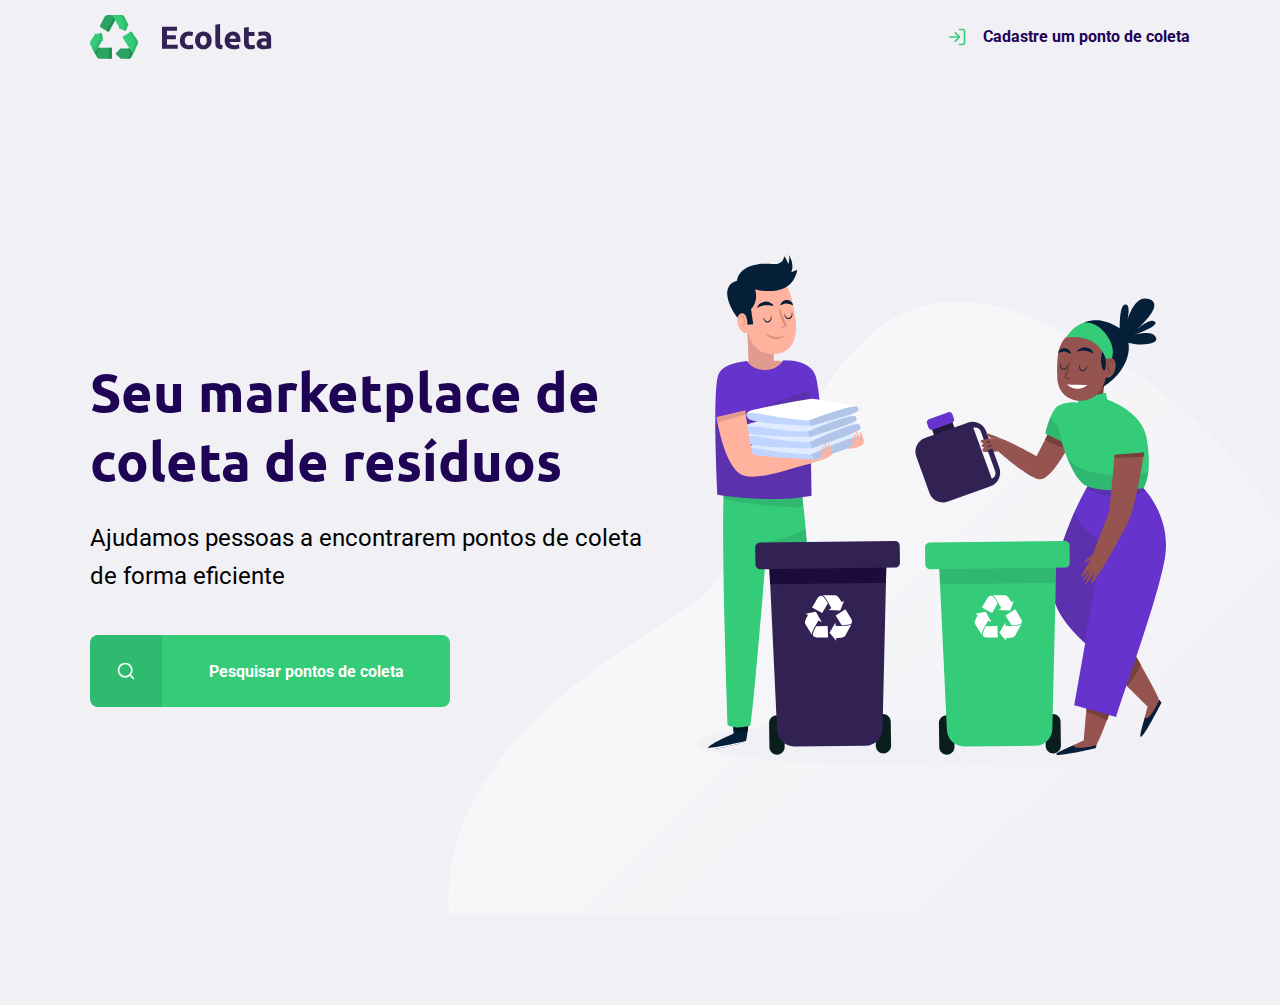
<file: index.html>
<!DOCTYPE html>
<html>
    <head>
        <meta charset="UTF-8">
        <meta name="viewport" content="width=device-width, initial-scale=1.0">
        <title>Ecoleta</title>

        <link href="https://fonts.googleapis.com/css2?family=Roboto:ital,wght@0,700;1,300&family=Ubuntu:wght@700&display=swap" rel="stylesheet">

        <link rel="stylesheet" href="/styles/main.css">
        <link rel="stylesheet" href="/styles/home.css">
        <link rel="stylesheet" href="/styles/modal.css">

        
        <link rel="stylesheet" href="/styles/responsive.css">
        
        
                <!--ABRA COM O LIVE SERVER-->
                <!--ABRA COM O LIVE SERVER-->
                <!--ABRA COM O LIVE SERVER-->
                <!--ABRA COM O LIVE SERVER-->

    </head>
    <body>

        <div id="page-home">

            <div class="content">  

                <header>
                    <img src="/assets/logo.svg" alt="Logomarca">
                    <a href="/create-point.html">
                        <span></span>
                        Cadastre um ponto de coleta
                    </a>
                </header>

                <main> 
                    
                    <h1>Seu marketplace de coleta de resíduos</h1>
        
                    <p>Ajudamos pessoas a encontrarem pontos de coleta de forma eficiente</p>

                    <a href="#"><span></span><strong>Pesquisar pontos de coleta</a></strong>
            
                
                </main>
                
            </div>
            
        </div>
        

        <div id="modal" class="hide">
            <div class="content">
                <div class="header">
                    <h1>Pontos de coleta</h1>
                    <a href="#">Fechar</a>
                </div>
                <form action="/search-results.html">
                    <label for="search">Cidade</label>
                    <div class="search field">
                        <input 
                            type="text"
                            name="search"
                            placeholder="Digite a Cidade">
                        <button>
                            <img src="/assets/search.svg" alt="Buscar">
                        </button>
                    </div>
                </form>
            </div>
        </div>


        <script src="/scripts/index.js"></script>
    </body>
</html>
</file>
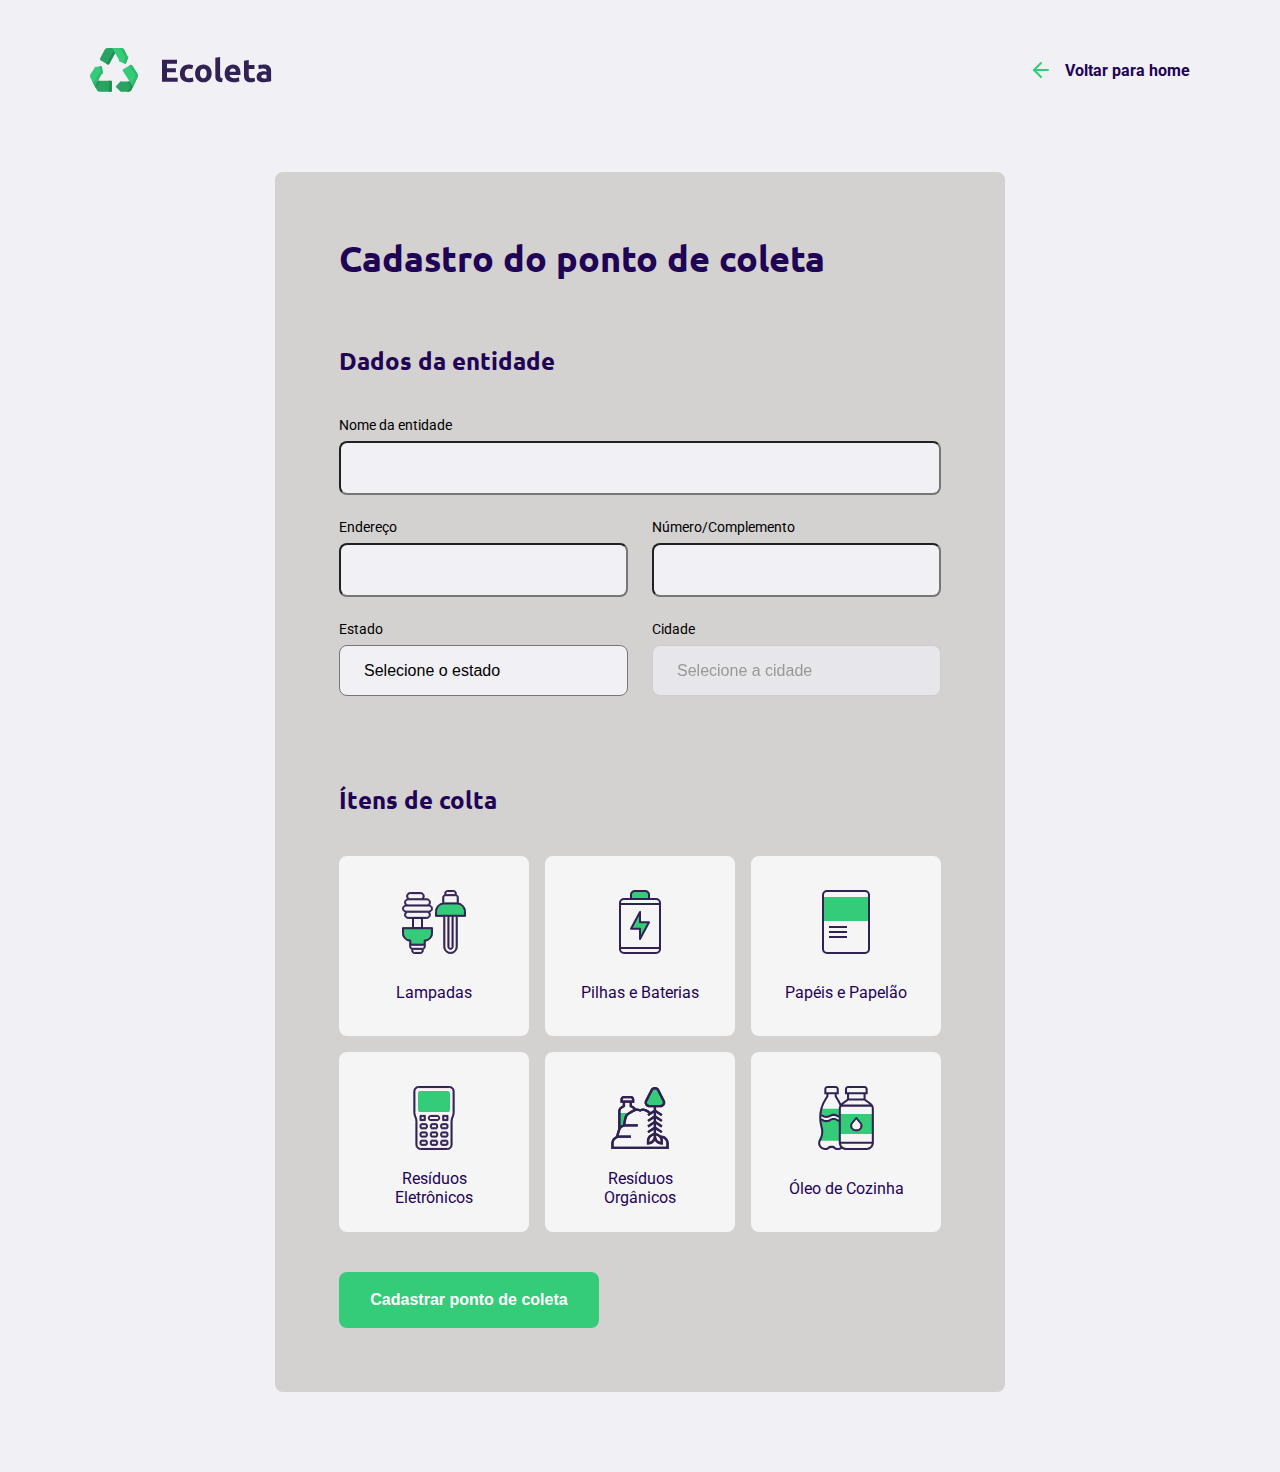
<file: create-point.html>
<!DOCTYPE html>
<html>
    <head>
        <meta charset="UTF-8">
        <meta name="viewport" content="width=device-width, initial-scale=1.0">
        <title>Criar um ponto de coleta</title>

        <link href="https://fonts.googleapis.com/css2?family=Roboto:ital,wght@0,700;1,300&family=Ubuntu:wght@700&display=swap" rel="stylesheet">

        <link rel="stylesheet" href="/styles/main.css">
        <link rel="stylesheet" href="/styles/create-point.css">
        
        <link rel="stylesheet" href="/styles/responsive.css">
        
        
    </head>
    <body>

        <div id="page-create-point">

              
                <header>
                    <img src="/assets/logo.svg" alt="Logomarca">
                    <a href="index.html">
                        <span></span>
                        Voltar para home
                    </a>
                </header>

                <form action="">
                    <h1>Cadastro do ponto de coleta</h1>

                    <fieldset>
                        <legend>
                            <h2>Dados da entidade</h2>
                        </legend>

                        <div class="field">
                            <label for="name">Nome da entidade</label>
                            <input type="text" name="name" required>
                        </div>

                        <div class="field-group">
                            <div class="field">
                                <label for="address">Endereço</label>
                                <input type="text" name="address" required>
                            </div>

                            <div class="field">
                                <label for="address2">Número/Complemento</label>
                                <input type="text" name="address2" required>
                            </div>
                        </div>



                        <div class="field-group">
                            <div class="field">
                                <label for="state">Estado</label>
                                <select name="uf" required>
                                    <option value="">Selecione o estado</option>
                                </select>

                                    <input type="hidden" name="state">

                            </div>

                            <div class="field">
                                <label for="city">Cidade</label>
                                <select name="city" disabled required>
                                    <option value="">Selecione a cidade</option>
                                </select>
                            </div>
                        
                        </div>


                    </fieldset>




                    <fieldset>
                        <legend>
                            <h2>Ítens de colta</h2>
                        </legend>

                        <div class="items-grid">
                            <li data-id="1">
                                <img src="/assets/lampadas.svg" alt="Lampadas">
                                <span>Lampadas</span>
                            </li>

                            <li data-id="2">
                                <img src="/assets/baterias.svg" alt="Pilhas e Baterias">
                                <span>Pilhas e Baterias</span>
                            </li>

                            <li data-id="3">
                                <img src="/assets/papeis-papelao.svg" alt="Papéis e Papelão">
                                <span>Papéis e Papelão</span>
                            </li>

                            <li data-id="4">
                                <img src="/assets/eletronicos.svg" alt="Resíduos Eletrônicos">
                                <span>Resíduos Eletrônicos</span>
                            </li>

                            <li data-id="5">
                                <img src="/assets/organicos.svg" alt="Resíduos Orgânicos">
                                <span>Resíduos Orgânicos</span>
                            </li>

                            <li data-id="6">
                                <img src="/assets/oleo.svg" alt="Óleo de Cozinha">
                                <span>Óleo de Cozinha</span>
                            </li>
                        </div>

                        <input type="hidden" name="items">

                    </fieldset>





                    <button type="submit">Cadastrar ponto de coleta</button>
                </form>
                
            
        </div>
        
        <script src="/scripts/create-point.js"></script>
    </body>
</html>
</file>
<file: styles/main.css>
*{
    margin: 0;
    padding: 0;
    box-sizing: border-box;
}

html{
    font-family: Roboto, sans-serif;
}

body{
    background: #f0f0f5;
    -webkit-font-smoothing: antialiased;
}

a {
    text-decoration: none;
}

h1, h2, h3, h4, h5, h6 {
    font-family: Ubuntu, sans-serif;
    color: #1f0355;
}
</file>
<file: styles/home.css>
#page-home{
    margin-top: 15px;
    height: 100vh;
    background: url('../assets/home-background.svg') no-repeat;
    background-position: 35vw bottom;
}

#page-home .content{

    width: 90%;
    max-width: 1100px;
    height: 110%;

    margin: 0 auto;

    display: flex;
    flex-direction: column;
}

#page-home header{
    display: flex;
    align-items: center;
    justify-content: space-between;
}

#page-home header a{
    display: flex;

    color: #1f0355;
    font-weight: 700;

    text-decoration: none;
}

#page-home header a span{
    margin-right: 16px;
    display: flex;
    background-image: url('../assets/log-in.svg');

    width: 20px;
    height: 20px;
}

#page-home main{
    max-width: 560px;

    flex: 1;

    display: flex;
    flex-direction: column;
    justify-content: center;
}

#page-home main h1{
    font-size: 54px;
    color: #1f0355;
}

#page-home main p{
    font-size: 24px;
    line-height: 38px;
    margin-top: 24px;
}

#page-home main a {
    width: 100%;
    max-width: 360px;
    height: 72px;

    border-radius: 8px;

    display: flex;
    align-items: center;

    margin-top: 40px;

    background: #34cb79;

    transition: 400ms;

}

#page-home main a:hover{
    background-color: #2fb86e;
}

#page-home main a span{
    width: 72px;
    height: 72px;

    border-top-left-radius: 8px;
    border-bottom-left-radius: 8px;

    background-color: rgba(0, 0, 0, 0.08);

    display: flex;
    align-items: center;
    justify-content: center;
}

#page-home main a span::after{
    content: "";
    background-image: url('../assets/search.svg');

    width: 20px;
    height: 20px;
}

#page-home main a strong{
    flex: 1;
    color: white;

    text-align: center;

}
</file>
<file: styles/modal.css>
#modal {
    background-color: #0e0a14ef;

    height: 100vh;
    width: 200vh;

    position: fixed;
    top: 0;

    display: flex;
    justify-content: center;
    align-items: center;

    transition: 400ms;
}

#modal.hide{
    display: none;
}

#modal .content{
    color: white;

    width: 420px;

}

#modal .header{
    display: flex;
    align-items: center;
    justify-content: space-between;

    margin-bottom: 48px;
}

#modal .header a {
    background-image: url("../assets/x.svg");

    width: 20px;
    height: 20px;

    display: flex;

    font-size: 0.01px;
}

#modal .header h1{
    color: white;

    font-size: 36px;
    line-height: 42px;
}

#modal form label{
    font-size: 14px;
    line-height: 16px;

    display: block;
    margin-bottom: 8px;
}

#modal form .field{
    display: flex;
}

#modal form input{
    flex: 1;

    background-color: #f0f0f5;

    border-radius: 8px 0 0 8px;
    border: 0;

    padding: 16px 24px;

    font-size: 16px;
    color: #4c4c4e;
}

#modal form button{
    width: 72px;
    height: 72px;

    background-color: #34cb79;

    border: 0;
    border-radius: 0 8px 8px 0;
}

#modal form button:hover {
    background-color: #2fb85e;
    cursor: pointer;
}
</file>
<file: styles/responsive.css>
@media (max-width: 900px) {
    #page-home{
        background-position-x: 70vw;
    }

    #page-home .content{
        align-items: center;
        text-align: center;
    }

    #page-home header a {
        position: absolute;
        bottom: 48px;

        left: 50%;
        transform: translateX(-50%);
    }
    #page-home main {
        align-items: center;
    }
}

    #page-search-results .cards{
        grid-template-columns: 1fr;
    }

    #page-search-results .cards img{
        height: 250px;
    }

@media(min-width: 1700px) {
    #page-home{
        background-position-x: 40vw;
    }
}

@media(max-height: 760px){
    #page-home{
        background-position-y: 200px;
    }
}
</file>
<file: styles/create-point.css>
#page-create-point{
    width: 90%;
    max-width: 1100px;
    /*ALINHAMENTO DE CAIXA, LADO DE FORA*/
    margin: 0 auto;
}

#page-create-point header{
    margin-top: 48px;

    display: flex;
    justify-content: space-between;
    align-items: center;
}

#page-create-point header a {
    color:  #1f0355; 
    font-weight: bold;

    display: flex;
    align-items: center;
}

#page-create-point header a span{
    margin-right: 16px;
    background-image: url(../assets/arrow-left.svg);

    display: flex;

    width: 20px;
    height: 24px;
}

form{
    background-color: rgb(212, 209, 209);
    /* PREENCHIMENTO */

    margin: 80px auto;
    padding: 64px;

    border-radius: 8px;

    max-width: 730px;

    box-sizing: border-box;
}

form h1{
    font-size: 36px;
}

form fieldset{
    margin-top: 64px;

    border: 0;
}

form legend{
    margin-bottom: 40px;
}

form legend h2 {
    font-size: 24px;
}

form .field{
    flex: 1;

    display: flex;
    flex-direction: column;

    margin-bottom: 24px;
}

form .field-group {
    display: flex;
}

form input,
form select{
    background-color: #f0f0f5;

    border: 1;
    padding: 16px 24px;
    font-size: 16px;

    border-radius: 8px;

    /*LINHA PRETA*/
    outline: none;
}

form select{
    -webkit-appearance: none;
    -moz-appearance: none;
    appearance: none;
}

form label{
    font-size: 14px;
    margin-bottom: 8px;
}

form .field-group .field + .field{
    margin-left: 24px;
}

form button{
    width: 260px;
    height: 56px;

    background-color: #34cb79;
    border-radius: 8px;

    color: white;
    font-weight: bold;
    font-size: 16px;

    border: 0;

    margin-top: 40px;

    transition: background-color 400ms;

}

form button:hover{
    background-color: #2fb86e;
}

.items-grid{
    display: grid;
    grid-template-columns: 1fr 1fr 1fr;
    gap: 16px;
}

.items-grid li {
    background-color: #f5f5f5;
    list-style: none;

    border: 2px solid #f5f5f5;
    border-radius: 8px;

    height: 180px;

    padding: 32px 24px 16px;

    display: flex;
    flex-direction: column;
    align-items: center;
    justify-content: space-between;

    text-align: center;

    cursor: pointer;
}

.items-grid li span{
    margin-top: 12px;

    flex: 1;

    display: flex;
    align-items: center;

    color: #1f0355;
}

.items-grid li.selected{
    background: #e1faec;
    border: 2px solid #34cb79;
}

.items-grid li img,
.items-grid li span{
    pointer-events: none;
}
</file>
